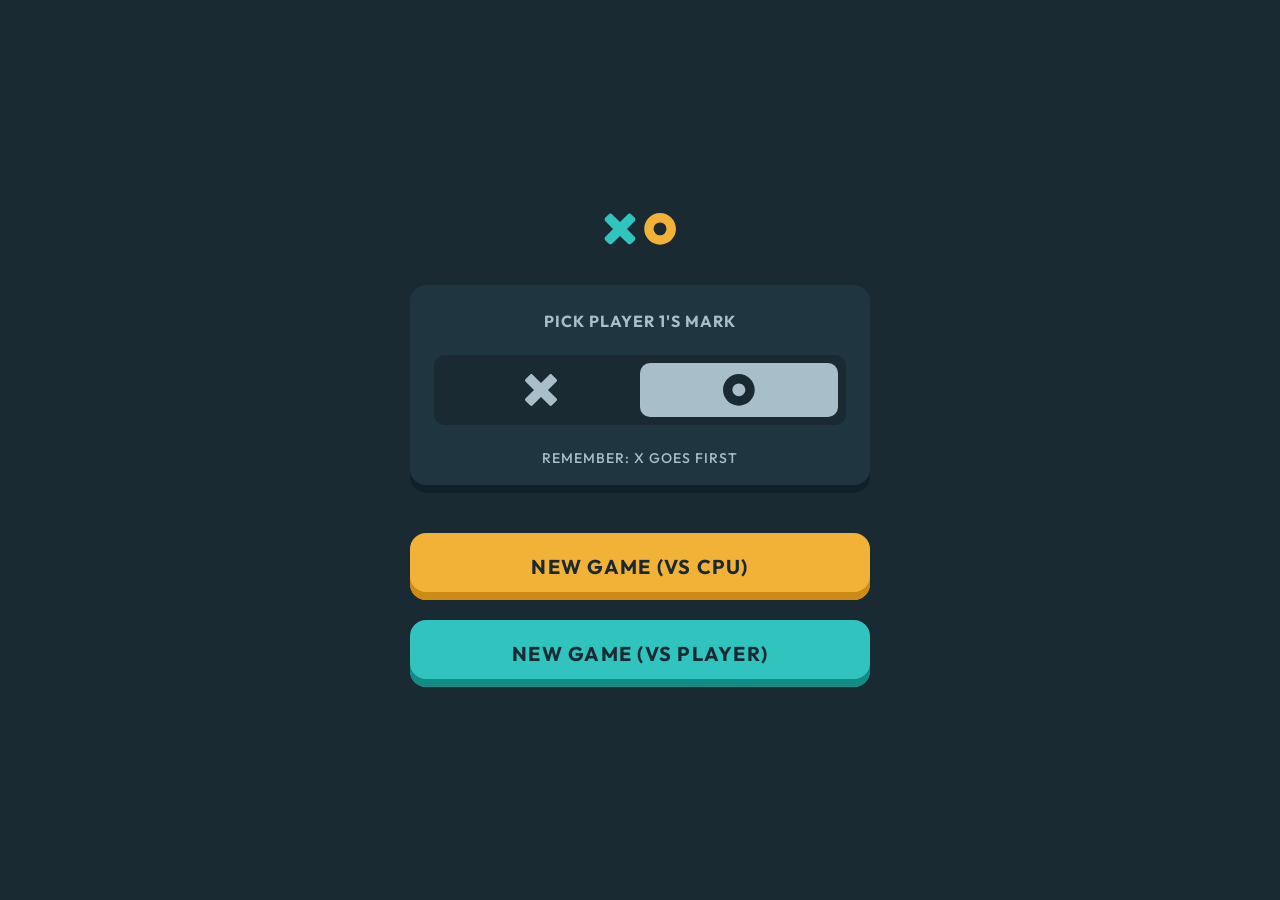
<file: index.html>
<!DOCTYPE html>
<html lang="en">
	<head>
		<meta charset="UTF-8" />
		<meta
			name="viewport"
			content="width=device-width, initial-scale=1.0" />

		<link
			rel="icon"
			type="image/png"
			sizes="32x32"
			href="./starter-code/assets/favicon-32x32.png" />
		<link
			rel="stylesheet"
			href="./starter-code/Css/style.css" />
		<link
			rel="stylesheet"
			href="./starter-code/Css/media-queries.css" />
		<script
			type="module"
			src="./starter-code/Js/page1.js"
			defer></script>

		<title>Frontend Mentor | Tic Tac Toe</title>
	</head>
	<body>
		<main class="new-game-container">
			<section class="new-game-logo-container">
				<img
					src="./starter-code/assets/logo.svg"
					alt="new-game-logo" />
			</section>

			<!-- New game menu start -->
			<section class="player-opinion-container">
				<article class="inner-player-opinion-container">
					<p class="player-opinion-text">Pick player 1's mark</p>

					<section class="player-opinion-btn-container">
						<section class="inner-player-opinion-btn-container">
							<button
								type="button"
								aria-hidden="true"
								class="X-button">
								<svg
									width="32"
									height="32"
									viewBox="0 0 32 32"
									fill="none"
									xmlns="http://www.w3.org/2000/svg">
									<path
										d="M24.571 0.443115C25.1617 -0.147627 26.1199 -0.147631 26.7106 0.443115L31.5573 5.28979C32.1478 5.88056 32.148 6.83877 31.5573 7.42944L22.986 15.9998L31.5573 24.571C32.1478 25.1618 32.148 26.12 31.5573 26.7107L26.7106 31.5574C26.12 32.148 25.1618 32.1479 24.571 31.5574L15.9997 22.9861L7.42939 31.5574C6.83871 32.148 5.8805 32.1479 5.28974 31.5574L0.44306 26.7107C-0.147686 26.1199 -0.147683 25.1618 0.44306 24.571L9.01337 15.9998L0.44306 7.42944C-0.147687 6.8387 -0.147684 5.88054 0.44306 5.28979L5.28974 0.443115C5.88049 -0.147629 6.83864 -0.147631 7.42939 0.443115L15.9997 9.01343L24.571 0.443115Z"
										fill="currentColor" />
								</svg>
							</button>
							<button class="O-button">
								<svg
									width="32"
									height="32"
									viewBox="0 0 32 32"
									fill="none"
									xmlns="http://www.w3.org/2000/svg">
									<path
										d="M15.8701 0C24.635 0 31.7409 7.10525 31.7412 15.8701C31.7412 24.6352 24.6352 31.7412 15.8701 31.7412C7.10525 31.7409 0 24.635 0 15.8701C0.000261299 7.10541 7.10541 0.000261315 15.8701 0ZM15.8701 9.40527C12.2995 9.40553 9.40553 12.2995 9.40527 15.8701C9.40527 19.4409 12.2994 22.3357 15.8701 22.3359C19.4411 22.3359 22.3359 19.4411 22.3359 15.8701C22.3357 12.2994 19.4409 9.40527 15.8701 9.40527Z"
										fill="currentColor" />
								</svg>
							</button>
						</section>
					</section>
					<p class="player-opinion-rule-text">Remember: X goes first</p>
				</article>
			</section>

			<section class="new-game-selection-option-container">
				<button
					type="button"
					class="player-cpu-option"
					data-item-type="accent-1"
					data-mode="cpu">
					<a
						href="./starter-code/page2.htm"
						class="new-game-selection-option-text"
						>New Game (vs CPU)</a
					>
				</button>
				<button
					type="button"
					data-item-type="accent-2"
					data-mode="player">
					<a
						href="./starter-code/page2.htm"
						class="new-game-selection-option-text">
						New Game (vs player)</a
					>
				</button>
			</section>
			<!-- New game menu end -->
		</main>
	</body>
</html>
</file>
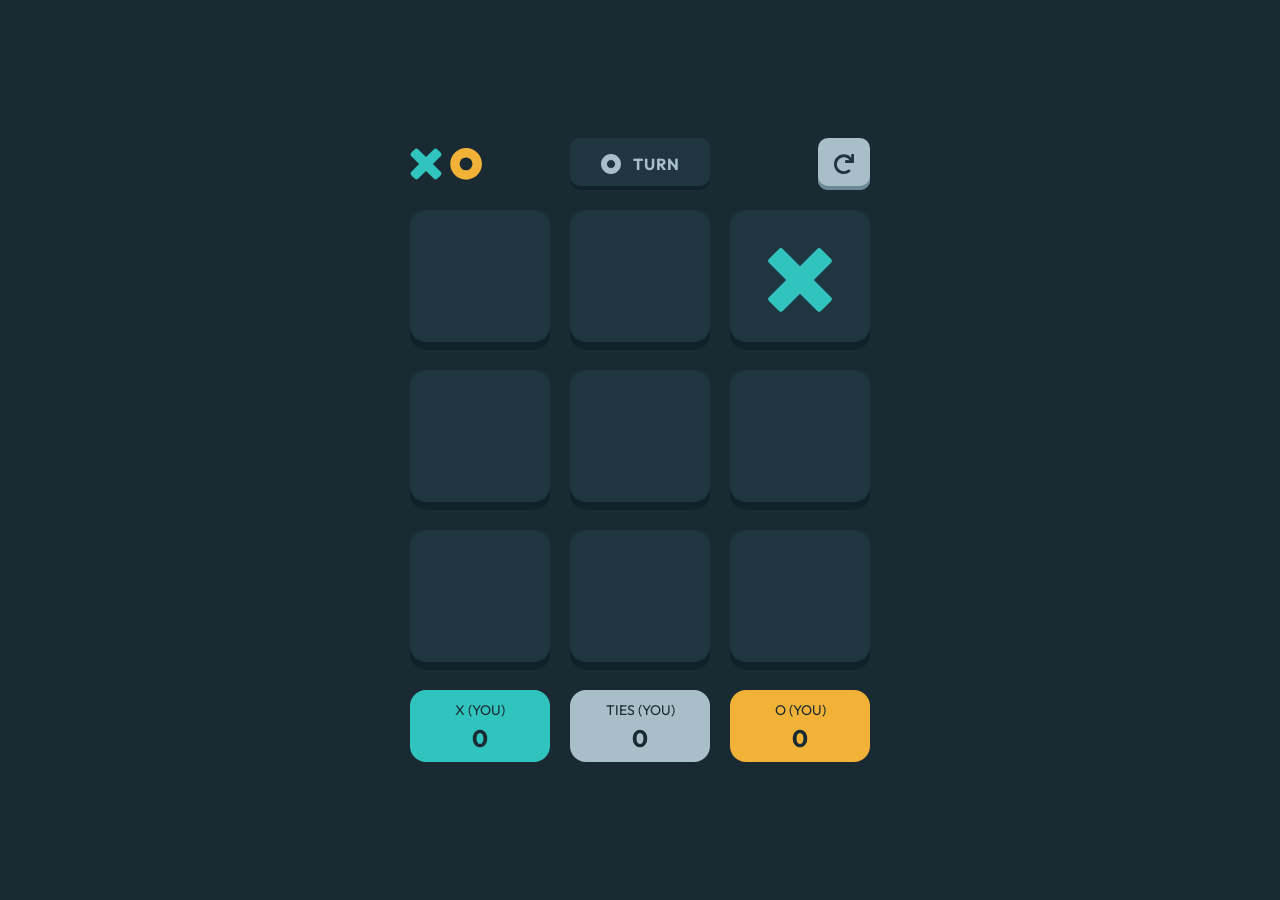
<file: starter-code/page2.htm>
<!DOCTYPE html>
<html lang="en">
	<head>
		<meta charset="UTF-8" />
		<meta
			name="viewport"
			content="width=device-width, initial-scale=1.0" />
		<title>tictactoe play</title>
		<link
			rel="icon"
			type="image/png"
			sizes="32x32"
			href="../starter-code/assets/favicon-32x32.png" />

		<link
			rel="stylesheet"
			href="./Css/style2.css?v=2" />
		<link
			rel="stylesheet"
			href="./Css/media-queries.css?v=2" />
		<script
			type="module"
			src="./Js/page2.js"
			defer></script>
	</head>
	<body>
		<main class="player-container">
			<section class="logo-player-header">
				<img
					src="./assets/logo.svg"
					alt="game-logo" />
				<div class="next-player-icon-container">
					<div class="inner-next-player-icon-container">
						<svg
							width="20"
							height="20"
							viewBox="0 0 20 20"
							fill="none"
							xmlns="http://www.w3.org/2000/svg">
							<path
								d="M15.3564 0.276855C15.7256 -0.0922463 16.3242 -0.0921859 16.6934 0.276855L19.7227 3.30615C20.0919 3.67535 20.0918 4.27384 19.7227 4.64307L14.3652 9.99951L19.7227 15.3569C20.0919 15.7261 20.0918 16.3246 19.7227 16.6938L16.6934 19.7231C16.3241 20.0923 15.7256 20.0923 15.3564 19.7231L9.99902 14.3657L4.64258 19.7231C4.27336 20.0923 3.67486 20.0923 3.30566 19.7231L0.276367 16.6938C-0.0926742 16.3246 -0.0927345 15.7261 0.276367 15.3569L5.63281 9.99951L0.276367 4.64307C-0.0926732 4.27386 -0.0927349 3.67532 0.276367 3.30615L3.30566 0.276855C3.67483 -0.0922466 4.27337 -0.0921849 4.64258 0.276855L9.99902 5.6333L15.3564 0.276855Z"
								fill="#A8BFC9" />
						</svg>
						<p class="next-player-text">Turn</p>
					</div>
				</div>
				<button
					type="button"
					class="reset-game-container">
					<img
						src="./assets/icon-restart.svg"
						alt="restart-game" />
				</button>
			</section>

			<section class="tictactoe-game-play-container">
				<section class="tictactoe-players-container">
					<button
						type="button"
						class="tictactoe-player-box cell">
						<img
							src="./assets/icon-x.svg"
							alt="icon-x" />
					</button>
					<button
						type="button"
						class="tictactoe-player-box cell">
						<img
							src="./assets/icon-x.svg"
							alt="icon-x" />
					</button>
					<button
						type="button"
						class="tictactoe-player-box cell">
						<img
							src="./assets/icon-x.svg"
							alt="icon-x" />
					</button>
					<button
						type="button"
						class="tictactoe-player-box cell">
						<img
							src="./assets/icon-x.svg"
							alt="icon-x" />
					</button>
					<button
						type="button"
						class="tictactoe-player-box cell">
						<img
							src="./assets/icon-x.svg"
							alt="icon-x" />
					</button>
					<button
						type="button"
						class="tictactoe-player-box cell">
						<img
							src="./assets/icon-x.svg"
							alt="icon-x" />
					</button>
					<button
						type="button"
						class="tictactoe-player-box cell">
						<img
							src="./assets/icon-x.svg"
							alt="icon-x" />
					</button>
					<button
						type="button"
						class="tictactoe-player-box cell">
						<img
							src="./assets/icon-x.svg"
							alt="icon-x" />
					</button>
					<button
						type="button"
						class="tictactoe-player-box cell">
						<img
							src="./assets/icon-x.svg"
							alt="icon-x" />
					</button>
				</section>

				<section class="game-records-container">
					<div class="game-record">
						<p class="player-name">
							X <span class="player-text">(YOU)</span>
						</p>
						<span class="number-of-game-won">0</span>
					</div>
					<div class="game-record">
						<p class="player-name">
							TIES <span class="player-text">(YOU)</span>
						</p>
						<span class="number-of-game-won">0</span>
					</div>
					<div class="game-record">
						<p class="player-name">
							O <span class="player-text">(YOU)</span>
						</p>
						<span class="number-of-game-won">0</span>
					</div>
				</section>
			</section>

			<aside class="winner-container">
				<section class="aside-comment-container">
					<section class="winner-comment-container">
						<p class="winner-comment">you won!</p>
						<div class="round-container">
							<img
								src="./assets/icon-x.svg"
								alt="winner-icon-x" />
							<h3 class="round-text">takes the round</h3>
						</div>
						<div class="winner-options-btn-container">
							<button
								type="button"
								class="quit-btn">
								quit
							</button>
							<button
								type="button"
								class="nxt-btn">
								next round
							</button>
						</div>
					</section>
					<section class="restart-comment-container">
						<h3 class="restart-text">restart game?</h3>
						<div class="quit-options-btn-container">
							<button
								type="button"
								class="quit-btn-container">
								no, cancel
							</button>
							<button
								type="button"
								class="restart-btn-container">
								yes, restart
							</button>
						</div>
					</section>

					<section class="round-tied-comment-container">
						<h3 class="round-tied-text">round tied</h3>
						<div class="quit-options-btn-container">
							<button
								type="button"
								class="quit-btn-container">
								quit
							</button>
							<button
								type="button"
								class="restart-btn-container">
								next round
							</button>
						</div>
					</section>
				</section>
			</aside>
		</main>
	</body>
</html>
</file>
<file: starter-code/Css/style.css>
@import url("./reset.css");
@import url("./variables.css");


/* Desktop - New Game Menu */
body {
	background: var(--slate-900);
	display: flex;
	justify-content: center;
	align-items: center;
	min-height: 90vh;
	overflow: hidden;
	font-family: var(--FF);
}
/* New Game Menu */

/* Auto layout */
.new-game-container {
	display: flex;
	flex-direction: column;
	align-items: center;
	gap: var(--space-32);
	justify-content: center;
	font-family: var(--FF);
}
/* Player Mark Container */

/* Auto layout */
.player-opinion-container {
	display: flex;
	flex-direction: column;
	align-items: center;
	justify-content: center;
	padding: var(--padding-24);
	width: 20.438rem;
	height: 13rem;
	background: var(--slate-800);
	box-shadow: inset 0px -8px 0px #10212a;
	border-radius: var(--radius-16);
}

.inner-player-opinion-container {
	display: flex;
	justify-content: center;
	align-items: center;
	flex-direction: column;
	gap: var(--space-16);
}

.player-opinion-btn-container {
	display: flex;
	flex-direction: column;
	justify-content: center;
	align-items: center;
	width: 17.5rem;
	height: 4.5rem;
	background: var(--slate-900);
	border-radius: var(--radius-10);
}

/* Mark Options */

/* Auto layout */
.inner-player-opinion-btn-container {
	display: flex;
	flex-direction: row;
	justify-content: stretch;
	align-items: stretch;
	padding: 0rem;
	width: 16.498rem;
	height: 3.375rem;
}

.inner-player-opinion-btn-container .X-button,
.inner-player-opinion-btn-container .O-button {
	flex: 1;
}

/* X Mark & O Mark Option */
.X-button,
.O-button {
	display: flex;
	justify-content: center;
	align-items: center;
	border-radius: var(--radius-10);
	color: var(--slate-300);
	transition: all 0.3s ease-in-out;
}

.X-button.is-selected,
.O-button.is-selected {
	background-color: var(--slate-300);
	color: var(--slate-900);
}

.player-opinion-text {
	font-size: var(--FS-300);
	font-weight: var(--FW-BOLD);
	color: var(--slate-300);
	letter-spacing: 1px;
	text-transform: uppercase;
}
.player-opinion-rule-text {
	font-size: var(--FS-250);
	font-weight: var(--FW-REGULAR);
	color: var(--slate-300);
	text-transform: uppercase;
	letter-spacing: 1px;
	line-height: 130%;
}
/* Game section layout */
.new-game-selection-option-container {
	display: flex;
	justify-content: center;
	align-items: center;
	gap: var(--space-16);
	flex-direction: column;
	width: 100%;
}
.new-game-selection-option-container button {
	display: flex;
	justify-content: center;
	align-items: center;
	padding: var(--padding-20) 0;
	width: 100%;
	background-color: var(--bg-color);
	border-radius: var(--radius-16);
	height: 3.5rem;
	box-shadow: inset 0px -8px 0px var(--shadow-color);
}
.new-game-selection-option-container button[data-item-type="accent-1"] {
	--bg-color: #f2b137;
	--shadow-color: #cc8b13;
}

/* New Game CPU */

.new-game-selection-option-container button[data-item-type="accent-2"] {
	--bg-color: #31c3bd;
	--shadow-color: #118c87;
}
.new-game-selection-option-text {
	color: var(--slate-900);
	font-weight: var(--FW-BOLD);
	font-size: var(--FS-300);
	letter-spacing: 1px;
	text-transform: uppercase;
}
</file>
<file: starter-code/Css/media-queries.css>
@import url("./variables.css");
@import url("./reset.css");

/* TABLET-VIEWS */
@media screen and (min-width: 45rem) {
	body {
		min-height: 100vh;
	}
	.new-game-container {
		gap: var(--space-40);
	}
	.player-opinion-container {
		padding: var(--padding-20) var(--padding-24);
		width: 28.75rem;
	}
	.inner-player-opinion-container {
		gap: var(--space-24);
	}
	.player-opinion-btn-container {
		padding: var(--space-8);
		width: 25.75rem;
		height: 4.375rem;
	}
	.inner-player-opinion-btn-container {
		width: 24.75rem;
	}
	.new-game-selection-option-container button {
		padding: var(--padding-16) 0;
		height: 4.2rem;
	}
	.new-game-selection-option-text {
		font-size: var(--FS-500);
		letter-spacing: 1.25px;
	}

	.new-game-selection-option-container
		button[data-item-type="accent-1"]:hover {
		--bg-color: #ffc860;
		--shadow-color: #cc8b13;
	}
	.new-game-selection-option-container
		button[data-item-type="accent-2"]:hover {
		--bg-color: #65e9e4;
		--shadow-color: #118c87;
	}
	.player-container {
		gap: var(--space-20);
		width: 28.813rem;
	}
	.logo-player-header {
		padding-top: 0;
	}
	.inner-next-player-icon-container {
		gap: var(--space-12);
	}

	.inner-next-player-icon-container svg {
		width: 1.25rem;
		height: 1.25rem;
	}

	.next-player-icon-container {
		height: 52px;
		width: 140px;
		border-radius: var(--radius-10);
		padding: var(--padding-16) 0;
	}
	.next-player-text {
		font-size: var(--FS-300);
		line-height: 125%;
	}
	.reset-game-container {
		padding: var(--padding-16);
		width: 3.25rem;
		height: 3.25rem;
	}
	.reset-game-container img {
		width: 1.25rem;
		height: 1.25rem;
	}
	.tictactoe-player-box {
		width: 8.75rem;
		height: 8.75rem;
		border-radius: var(--radius-16);
	}
	.tictactoe-player-box img,
	.tictactoe-player-box svg {
		width: 4rem;
		height: 4rem;
	}
	.game-record {
		width: 8.75rem;
		height: 4.5rem;
		border-radius: var(--radius-16);
		padding: var(--padding-8) var(--padding-0);
	}
	.player-name {
		font-size: var(--FS-250);
	}
	.number-of-game-won {
		font-size: var(--FS-600);
	}
	.aside-comment-container {
		border-radius: var(--radius-16);
	}
	.winner-comment-container,
	.restart-comment-container,
	.round-tied-comment-container {
		padding: 3rem;
	}
	.winner-comment {
		font-size: var(--FS-300);
	}
	.round-container img,
	.round-container svg {
		width: 4rem;
		height: 4rem;
	}
	.round-text {
		font-size: clamp(var(--FS-600), 5vw, var(--FS-850));
	}
	.nxt-btn,
	.restart-btn-container {
		padding: var(--padding-16);
	}
	.quit-btn,
	.quit-btn-container {
		padding: var(--padding-12);
	}
}

/* DESKTOPS-VIEWS */
@media screen and (min-width: 64rem) {
	body {
		min-height: 100vh;
	}
	.new-game-container {
		gap: var(--space-40);
	}
	.player-opinion-container {
		padding: var(--padding-20) var(--padding-24);
		width: 28.75rem;
	}
	.inner-player-opinion-container {
		gap: var(--space-24);
	}
	.player-opinion-btn-container {
		padding: var(--space-8);
		width: 25.75rem;
		height: 4.375rem;
	}
	.inner-player-opinion-btn-container {
		width: 24.75rem;
	}
	.new-game-selection-option-container {
		gap: var(--space-20);
	}
	.new-game-selection-option-container button {
		padding: var(--padding-16) 0;
		height: 4.2rem;
	}
	.new-game-selection-option-text {
		font-size: var(--FS-500);
		letter-spacing: 1.25px;
	}
	.new-game-selection-option-container
		button[data-item-type="accent-1"]:hover {
		--bg-color: #ffc860;
		--shadow-color: #cc8b13;
	}
	.new-game-selection-option-container
		button[data-item-type="accent-2"]:hover {
		--bg-color: #65e9e4;
		--shadow-color: #118c87;
	}
	.player-container {
		gap: var(--space-20);
		width: 28.75rem;
	}
	.logo-player-header {
		padding-top: 0;
	}
	.next-player-icon-container {
		height: 52px;
		width: 140px;
		gap: var(--space-12);
		border-radius: var(--radius-10);
		padding: 0;
	}
	.next-player-text {
		font-size: var(--FS-300);
		line-height: 125%;
	}
	.inner-next-player-icon-container {
		gap: var(--space-12);
	}

	.inner-next-player-icon-container svg {
		width: 1.25rem;
		height: 1.25rem;
	}
	.reset-game-container {
		padding: var(--padding-16);
		width: 3.25rem;
		height: 3.25rem;
	}
	.reset-game-container img {
		width: 1.25rem;
		height: 1.25rem;
	}
	.tictactoe-player-box {
		width: 8.75rem;
		height: 8.75rem;
		border-radius: var(--radius-16);
	}
	.tictactoe-player-box img,
	.tictactoe-player-box svg {
		width: 4rem;
		height: 4rem;
	}
	.game-record {
		width: 8.75rem;
		height: 4.5rem;
		border-radius: var(--radius-16);
		padding: var(--padding-8) var(--padding-0);
	}
	.player-name {
		font-size: var(--FS-250);
	}
	.number-of-game-won {
		font-size: var(--FS-600);
	}
	.aside-comment-container {
		border-radius: var(--radius-16);
	}
	.winner-comment-container,
	.restart-comment-container,
	.round-tied-comment-container {
		padding: 3rem;
	}
	.winner-comment {
		font-size: var(--FS-300);
	}
	.round-container img,
	.round-container svg {
		width: 4rem;
		height: 4rem;
	}
	.round-text {
		font-size: clamp(var(--FS-600), 5vw, var(--FS-850));
	}
	.restart-text,
	.round-tied-text {
		font-size: var(--FS-850);
		letter-spacing: 5px;
	}
	.nxt-btn,
	.restart-btn-container {
		padding: var(--padding-16);
	}
	.quit-btn,
	.quit-btn-container {
		padding: var(--padding-12);
	}
}
</file>
<file: starter-code/Css/style2.css>
@import url("./reset.css");
@import url("./variables.css");
@import url("./style.css");

/* player game  */
.player-container {
	display: flex;
	flex-direction: column;
	align-items: center;
	justify-content: center;
	font-family: var(--FF);
	gap: var(--space-64);
	width: 20.5rem;
}

/* Game Board */

.tictactoe-game-play-container {
	display: flex;
	flex-direction: column;
	align-items: center;
	justify-content: center;
	gap: var(--space-20);
	width: 100%;
}
.tictactoe-players-container {
	display: grid;
	grid-template-columns: repeat(3, 1fr);
	gap: var(--space-20);
	width: 100%;
}
/* X */
.tictactoe-player-box {
	display: grid;
	place-items: center;
	width: 6rem;
	height: 6rem;
	background: #1f3641;
	box-shadow: inset 0px -8px 0px #10212a;
	border-radius: var(--radius-10);
}

.logo-player-header,
.game-records-container {
	display: grid;
	grid-template-columns: 1fr auto 1fr;
	align-items: center;
	width: 100%;
}
.logo-player-header {
	padding-top: var(--padding-24);
}

.logo-player-header img {
	justify-self: start; /* logo to the left */
}

.tictactoe-player-box img,
.tictactoe-player-box svg {
	width: 40px;
	height: 40px;
}
/* Turn Text Container */
.next-player-icon-container {
	/* Auto layout */
	display: flex;
	align-items: center;
	justify-self: center;
	justify-content: center;
	height: 2.5rem;
	width: 6rem;
	background: #1f3641;
	box-shadow: inset 0px -4px 0px #10212a;
	border-radius: var(--radius-6);
}
/* Turn Button */

.inner-next-player-icon-container {
	display: flex;
	flex-direction: row;
	align-items: center;
	padding: var(--padding-0);
	gap: var(--space-8);
}

.inner-next-player-icon-container svg {
	width: 1rem;
	height: 1rem;
	flex-shrink: 0;
}
/* TURN */
.next-player-text {
	font-weight: var(--FW-BOLD);
	font-size: var(--FS-250);
	line-height: 130%;
	text-align: center;
	letter-spacing: 1px;
	text-transform: uppercase;
	color: #a8bfc9;
}

/* Restart Button */

/* Restart Button */
.reset-game-container {
	/* Auto layout */
	display: flex;
	flex-direction: column;
	align-items: center;
	padding: var(--padding-12);
	isolation: isolate;
	width: 2.5rem;
	height: 2.5rem;
	justify-self: end;
	background: #a8bfc9;
	box-shadow: inset 0px -4px 0px #6b8997;
	border-radius: var(--radius-10);
}
.reset-game-container img {
	width: 0.961rem;
	height: 0.961rem;
}

/* Game record */
.game-record:last-child {
	justify-self: end;
	--bg-result-color: var(--amber-400);
}
.game-record:first-child {
	justify-self: start;
	--bg-result-color: var(--teal-400);
}
.game-record:nth-child(2) {
	justify-self: center;
	--bg-result-color: var(--slate-300);
}
/* Player Score */

.game-record {
	display: flex;
	flex-direction: column;
	justify-content: center;
	align-items: center;
	width: 6rem;
	height: 4rem;
	background: var(--bg-result-color);
	border-radius: var(--radius-10);
	padding: var(--padding-12);
}
/* Player Score */

/* Auto layout */
.number-of-game-won {
	display: inline-block;
	font-weight: var(--FW-BOLD);
	font-size: var(--FS-500);
	color: var(--slate-900);
}
.player-name {
	font-size: var(--FS-200);
	color: var(--slate-900);
	text-transform: uppercase;
}
.game-record {
	display: grid;
	place-items: center;
}

/* WINNER-OPTION */
.winner-container {
	display: none;
	position: fixed;
	z-index: 1;
	background-color: rgba(0, 0, 0, 0.75);
	width: 100vw;
	height: 100vh;
	top: 0;
	left: 0;
}
.winner-comment-container {
	display: none;
	flex-direction: column;
	justify-content: center;
	padding: var(--space-32);
	gap: 1rem;
	align-items: center;
}

.restart-comment-container,
.round-tied-comment-container {
	display: none;
	flex-direction: column;
	justify-content: center;
	padding: var(--space-32);
	gap: 1rem;
	align-items: center;
}
.aside-comment-container {
	position: fixed;
	top: 50%;
	left: 0;
	transform: translateY(-50%);
	width: 100%;
	background-color: var(--slate-800);
}
.round-container {
	display: flex;
	justify-content: center;
	align-items: center;
	gap: var(--space-24);
}
.round-container img,
.round-container svg {
	width: 2rem;
	height: 2rem;
}
.round-text {
	font-size: clamp(var(--FS-400), 4vw, var(--FS-600));
	text-transform: uppercase;
	color: var(--teal-400);
}
.restart-text,
.round-tied-text {
	font-size: clamp(var(--FS-400), 4vw, var(--FS-600));
	text-transform: uppercase;
	color: var(--slate-300);
	letter-spacing: 1.5px;
}
.winner-comment {
	font-size: var(--FS-250);
	color: var(--slate-300);
	font-weight: var(--FW-BOLD);
	text-transform: uppercase;
}
.winner-options-btn-container,
.quit-options-btn-container {
	display: flex;
	justify-content: center;
	align-items: center;
	gap: var(--space-16);
}
/* Quit Button Container */
.quit-btn,
.quit-btn-container {
	padding: var(--padding-12);
	background-color: var(--slate-300);
	color: var(--slate-900);
	text-transform: uppercase;
	font-size: var(--FS-300);
	letter-spacing: 1px;
	border-radius: var(--radius-10);
	box-shadow: inset 0px -4px 0px #6b8997;
	font-weight: var(--FW-BOLD);
}

/* Next Round Button Container */
.nxt-btn,
.restart-btn-container {
	padding: var(--padding-12);
	background-color: var(--amber-400);
	color: var(--slate-900);
	text-transform: uppercase;
	font-size: var(--FS-300);
	letter-spacing: 1px;
	border-radius: var(--radius-10);
	box-shadow: inset 0px -4px 0px #6b8997;
	font-weight: var(--FW-BOLD);
	box-shadow: inset 0px -4px 0px #cc8b13;
}
</file>
